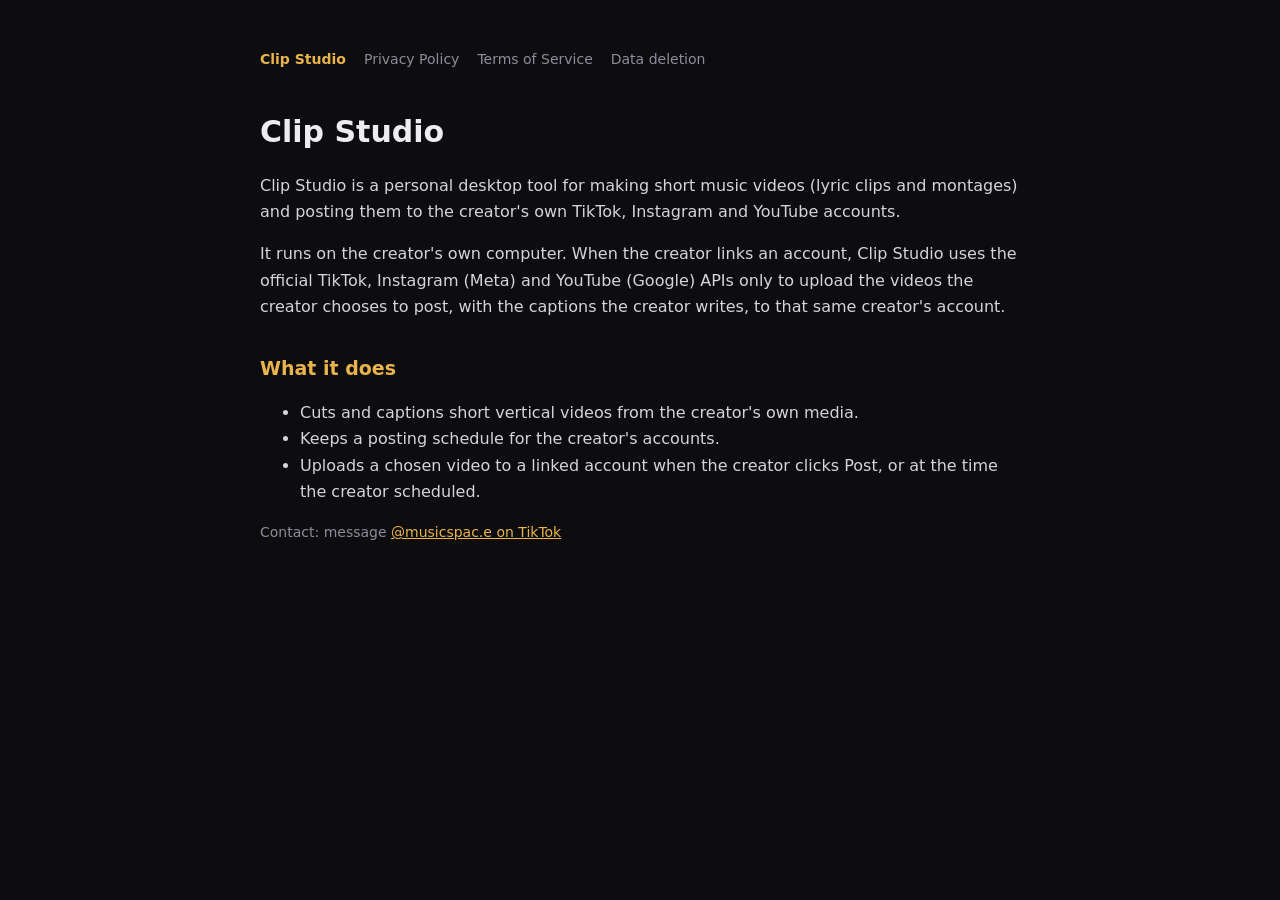
<file: index.html>
<!DOCTYPE html>
<html lang="en">
<head>
<meta charset="utf-8">
<meta name="viewport" content="width=device-width, initial-scale=1">
<title>Clip Studio</title>
<link rel="stylesheet" href="style.css">
</head>
<body>
<main>
  <nav><a class="brand" href="index.html">Clip Studio</a><a href="privacy.html">Privacy Policy</a><a href="terms.html">Terms of Service</a><a href="data-deletion.html">Data deletion</a></nav>
  <h1>Clip Studio</h1>
  <p>Clip Studio is a personal desktop tool for making short music videos (lyric clips and montages) and posting them to the creator's own TikTok, Instagram and YouTube accounts.</p>
  <p>It runs on the creator's own computer. When the creator links an account, Clip Studio uses the official TikTok, Instagram (Meta) and YouTube (Google) APIs only to upload the videos the creator chooses to post, with the captions the creator writes, to that same creator's account.</p>
  <h2>What it does</h2>
  <ul>
    <li>Cuts and captions short vertical videos from the creator's own media.</li>
    <li>Keeps a posting schedule for the creator's accounts.</li>
    <li>Uploads a chosen video to a linked account when the creator clicks Post, or at the time the creator scheduled.</li>
  </ul>
  <p class="muted">Contact: message <a href="https://www.tiktok.com/@musicspac.e">@musicspac.e on TikTok</a></p>
</main>
</body>
</html>
</file>
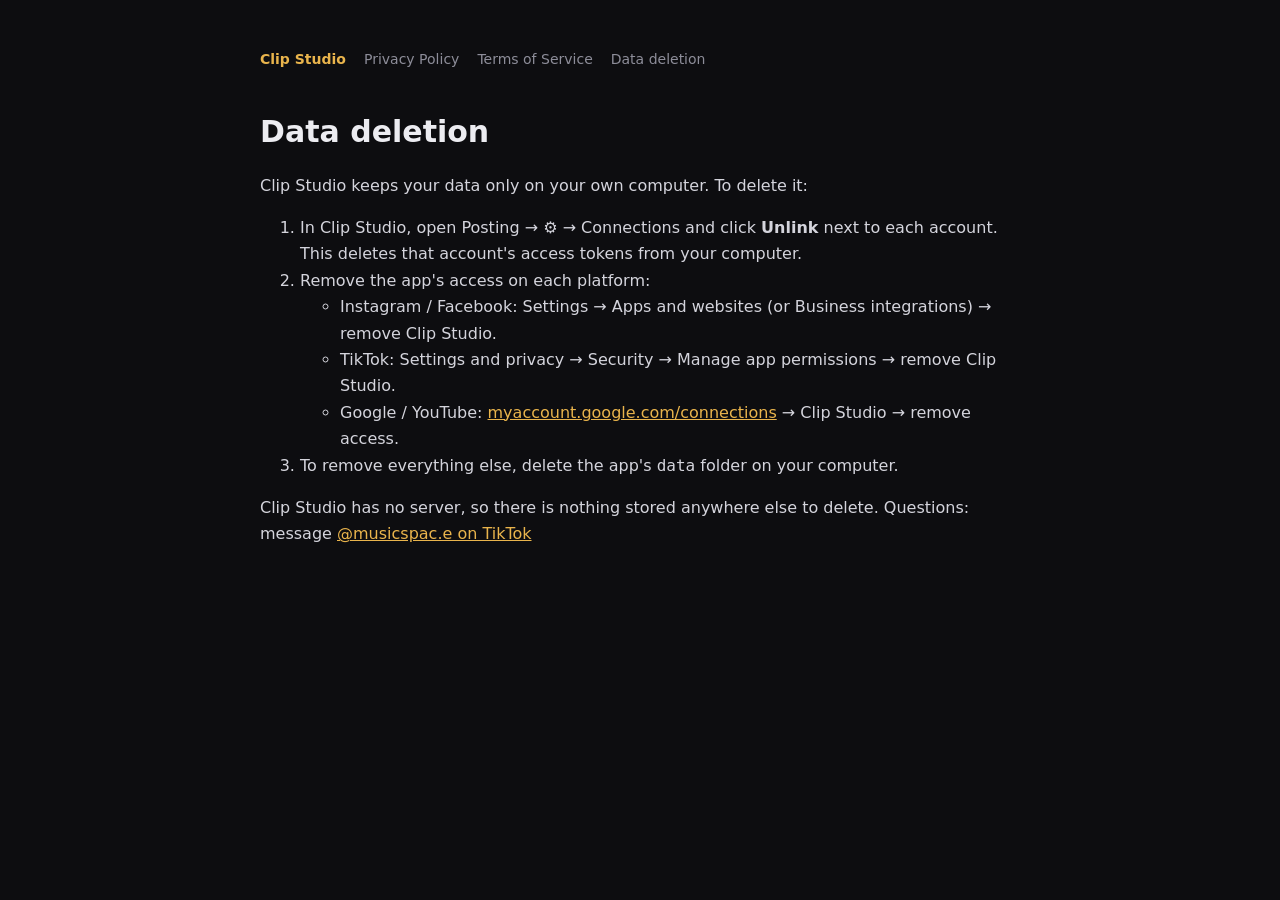
<file: data-deletion.html>
<!DOCTYPE html>
<html lang="en">
<head>
<meta charset="utf-8">
<meta name="viewport" content="width=device-width, initial-scale=1">
<title>Data deletion · Clip Studio</title>
<link rel="stylesheet" href="style.css">
</head>
<body>
<main>
  <nav><a class="brand" href="index.html">Clip Studio</a><a href="privacy.html">Privacy Policy</a><a href="terms.html">Terms of Service</a><a href="data-deletion.html">Data deletion</a></nav>
  <h1>Data deletion</h1>
  <p>Clip Studio keeps your data only on your own computer. To delete it:</p>
  <ol>
    <li>In Clip Studio, open Posting → ⚙ → Connections and click <b>Unlink</b> next to each account. This deletes that account's access tokens from your computer.</li>
    <li>Remove the app's access on each platform:
      <ul>
        <li>Instagram / Facebook: Settings → Apps and websites (or Business integrations) → remove Clip Studio.</li>
        <li>TikTok: Settings and privacy → Security → Manage app permissions → remove Clip Studio.</li>
        <li>Google / YouTube: <a href="https://myaccount.google.com/connections">myaccount.google.com/connections</a> → Clip Studio → remove access.</li>
      </ul>
    </li>
    <li>To remove everything else, delete the app's <code>data</code> folder on your computer.</li>
  </ol>
  <p>Clip Studio has no server, so there is nothing stored anywhere else to delete. Questions: message <a href="https://www.tiktok.com/@musicspac.e">@musicspac.e on TikTok</a></p>
</main>
</body>
</html>
</file>
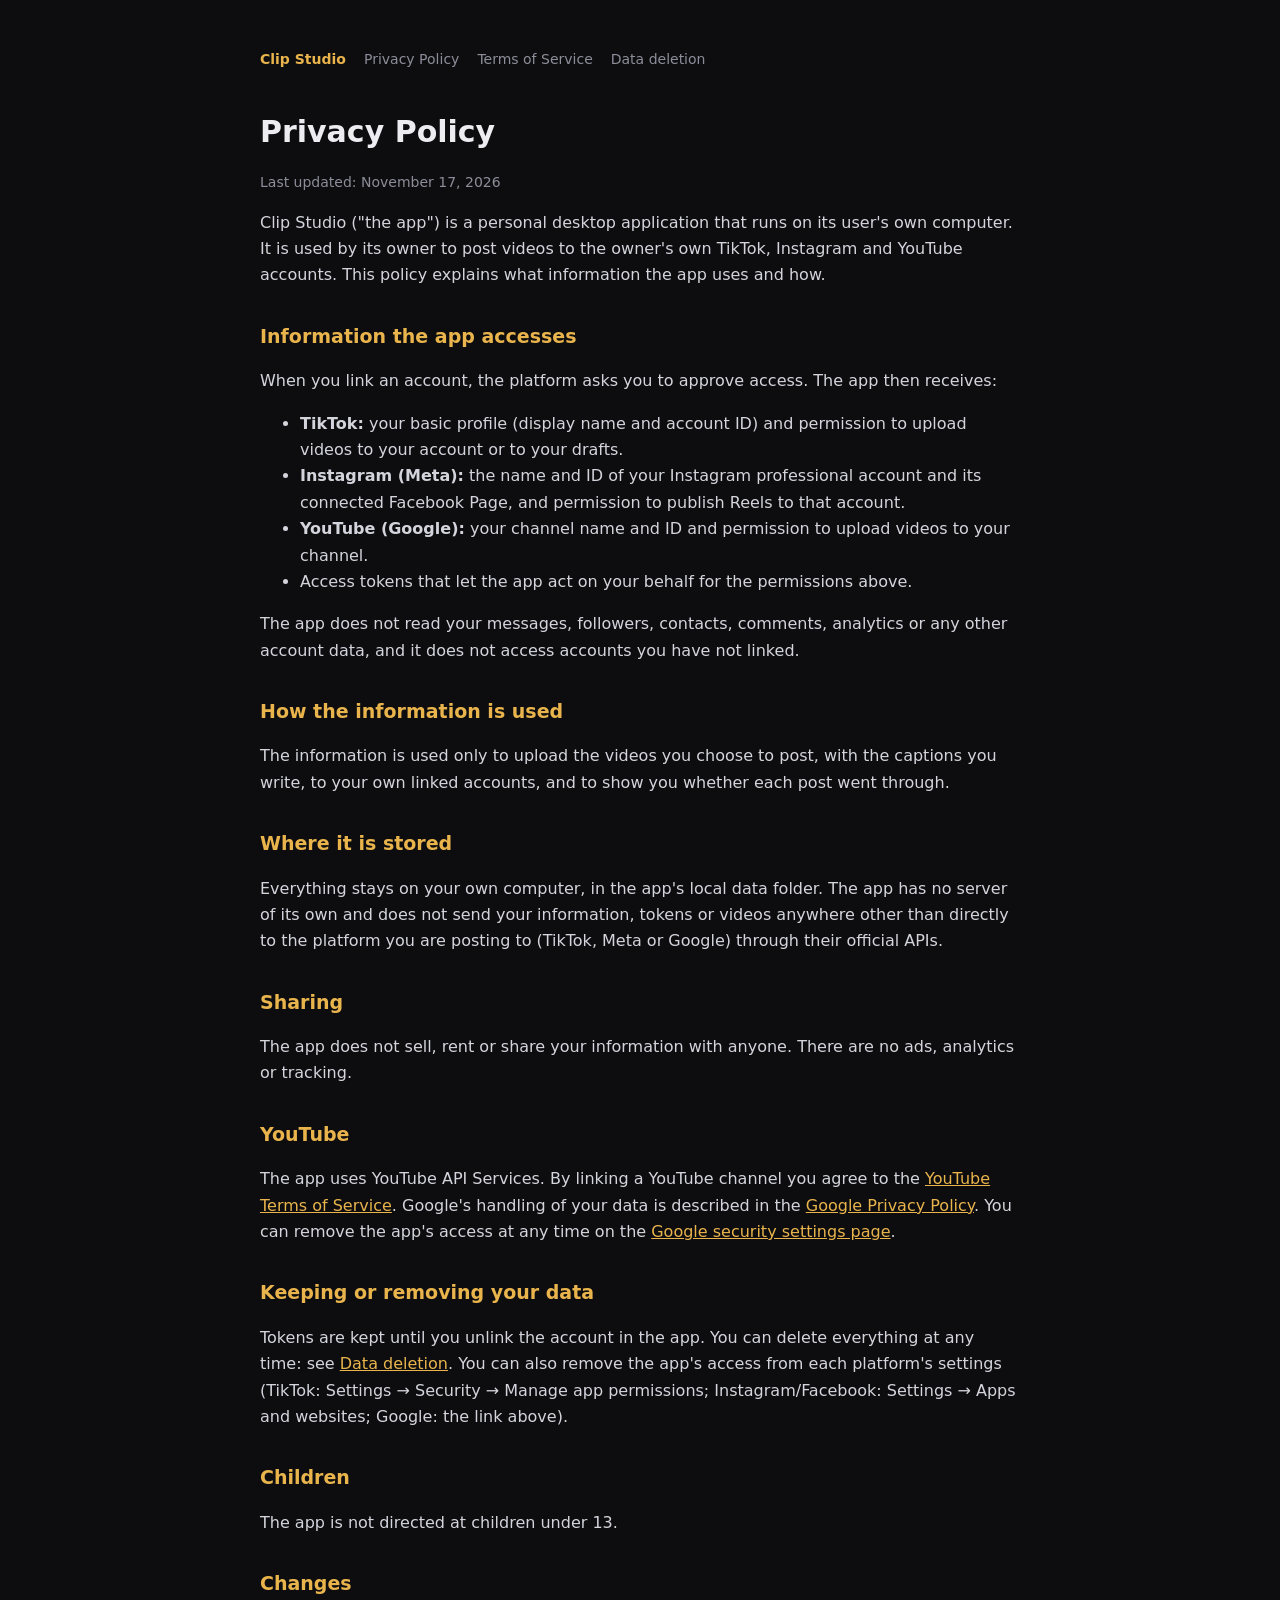
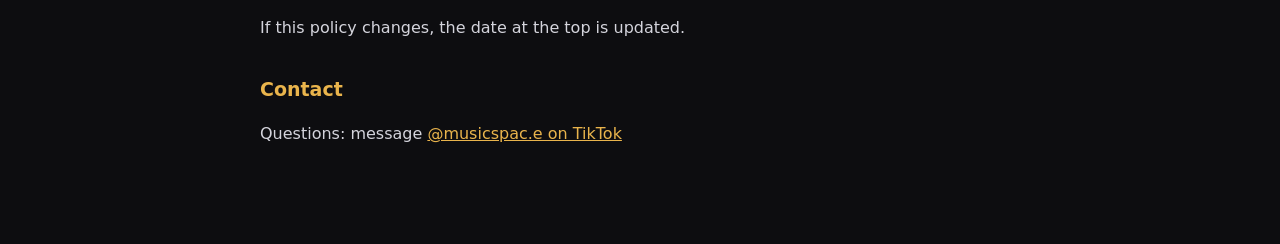
<file: privacy.html>
<!DOCTYPE html>
<html lang="en">
<head>
<meta charset="utf-8">
<meta name="viewport" content="width=device-width, initial-scale=1">
<title>Privacy Policy · Clip Studio</title>
<link rel="stylesheet" href="style.css">
</head>
<body>
<main>
  <nav><a class="brand" href="index.html">Clip Studio</a><a href="privacy.html">Privacy Policy</a><a href="terms.html">Terms of Service</a><a href="data-deletion.html">Data deletion</a></nav>
  <h1>Privacy Policy</h1>
  <p class="muted">Last updated: November 17, 2026</p>

  <p>Clip Studio ("the app") is a personal desktop application that runs on its user's own computer. It is used by its owner to post videos to the owner's own TikTok, Instagram and YouTube accounts. This policy explains what information the app uses and how.</p>

  <h2>Information the app accesses</h2>
  <p>When you link an account, the platform asks you to approve access. The app then receives:</p>
  <ul>
    <li><b>TikTok:</b> your basic profile (display name and account ID) and permission to upload videos to your account or to your drafts.</li>
    <li><b>Instagram (Meta):</b> the name and ID of your Instagram professional account and its connected Facebook Page, and permission to publish Reels to that account.</li>
    <li><b>YouTube (Google):</b> your channel name and ID and permission to upload videos to your channel.</li>
    <li>Access tokens that let the app act on your behalf for the permissions above.</li>
  </ul>
  <p>The app does not read your messages, followers, contacts, comments, analytics or any other account data, and it does not access accounts you have not linked.</p>

  <h2>How the information is used</h2>
  <p>The information is used only to upload the videos you choose to post, with the captions you write, to your own linked accounts, and to show you whether each post went through.</p>

  <h2>Where it is stored</h2>
  <p>Everything stays on your own computer, in the app's local data folder. The app has no server of its own and does not send your information, tokens or videos anywhere other than directly to the platform you are posting to (TikTok, Meta or Google) through their official APIs.</p>

  <h2>Sharing</h2>
  <p>The app does not sell, rent or share your information with anyone. There are no ads, analytics or tracking.</p>

  <h2>YouTube</h2>
  <p>The app uses YouTube API Services. By linking a YouTube channel you agree to the <a href="https://www.youtube.com/t/terms">YouTube Terms of Service</a>. Google's handling of your data is described in the <a href="https://policies.google.com/privacy">Google Privacy Policy</a>. You can remove the app's access at any time on the <a href="https://myaccount.google.com/connections">Google security settings page</a>.</p>

  <h2>Keeping or removing your data</h2>
  <p>Tokens are kept until you unlink the account in the app. You can delete everything at any time: see <a href="data-deletion.html">Data deletion</a>. You can also remove the app's access from each platform's settings (TikTok: Settings → Security → Manage app permissions; Instagram/Facebook: Settings → Apps and websites; Google: the link above).</p>

  <h2>Children</h2>
  <p>The app is not directed at children under 13.</p>

  <h2>Changes</h2>
  <p>If this policy changes, the date at the top is updated.</p>

  <h2>Contact</h2>
  <p>Questions: message <a href="https://www.tiktok.com/@musicspac.e">@musicspac.e on TikTok</a></p>
</main>
</body>
</html>
</file>
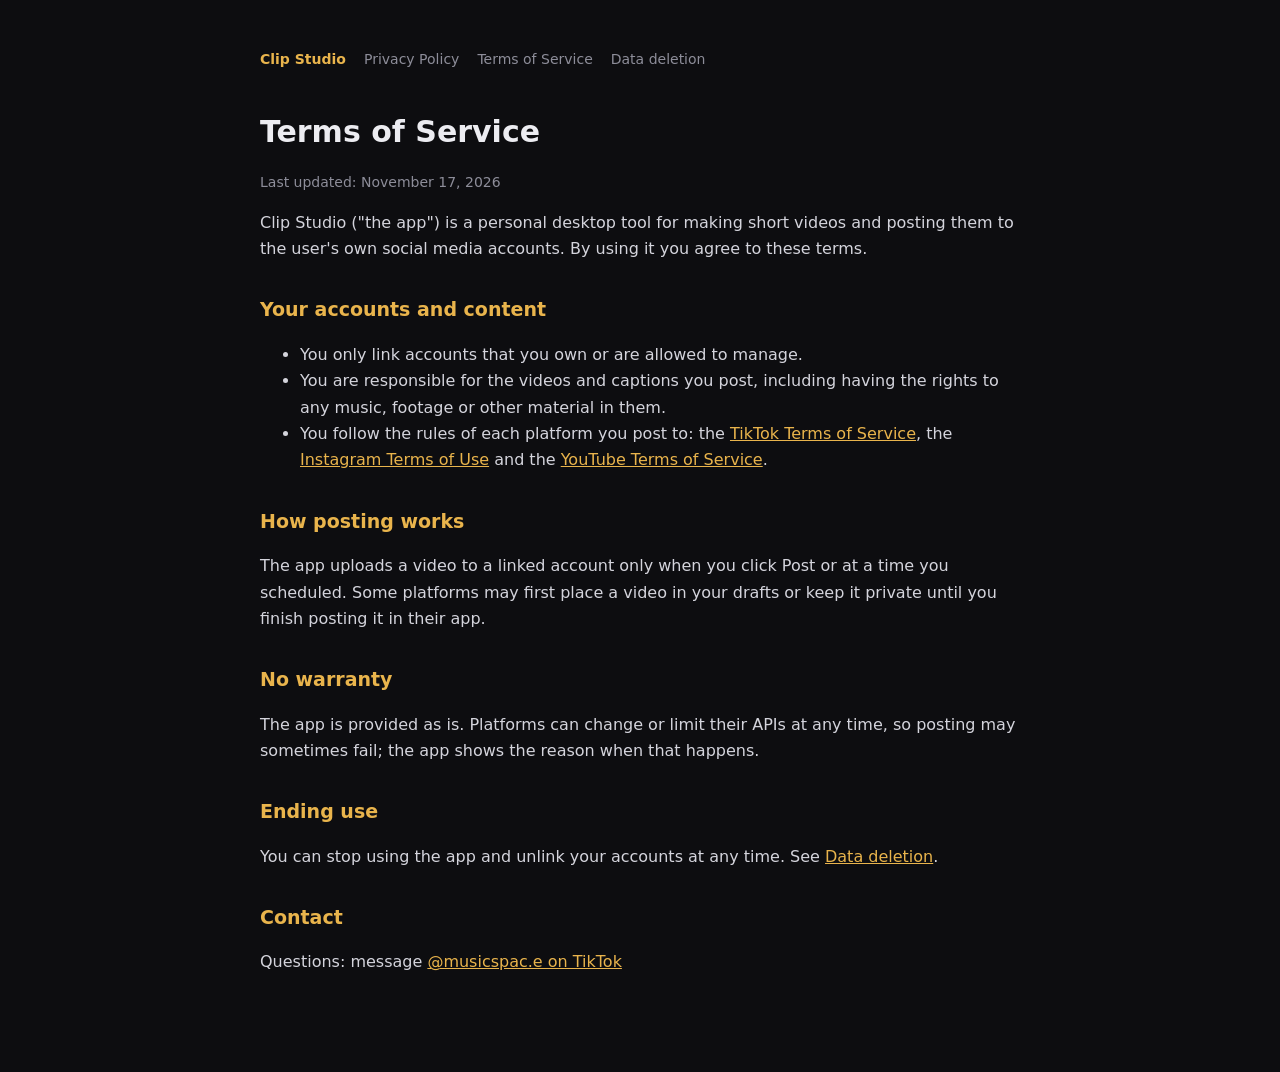
<file: terms.html>
<!DOCTYPE html>
<html lang="en">
<head>
<meta charset="utf-8">
<meta name="viewport" content="width=device-width, initial-scale=1">
<title>Terms of Service · Clip Studio</title>
<link rel="stylesheet" href="style.css">
</head>
<body>
<main>
  <nav><a class="brand" href="index.html">Clip Studio</a><a href="privacy.html">Privacy Policy</a><a href="terms.html">Terms of Service</a><a href="data-deletion.html">Data deletion</a></nav>
  <h1>Terms of Service</h1>
  <p class="muted">Last updated: November 17, 2026</p>

  <p>Clip Studio ("the app") is a personal desktop tool for making short videos and posting them to the user's own social media accounts. By using it you agree to these terms.</p>

  <h2>Your accounts and content</h2>
  <ul>
    <li>You only link accounts that you own or are allowed to manage.</li>
    <li>You are responsible for the videos and captions you post, including having the rights to any music, footage or other material in them.</li>
    <li>You follow the rules of each platform you post to: the <a href="https://www.tiktok.com/legal/terms-of-service">TikTok Terms of Service</a>, the <a href="https://help.instagram.com/581066165581870">Instagram Terms of Use</a> and the <a href="https://www.youtube.com/t/terms">YouTube Terms of Service</a>.</li>
  </ul>

  <h2>How posting works</h2>
  <p>The app uploads a video to a linked account only when you click Post or at a time you scheduled. Some platforms may first place a video in your drafts or keep it private until you finish posting it in their app.</p>

  <h2>No warranty</h2>
  <p>The app is provided as is. Platforms can change or limit their APIs at any time, so posting may sometimes fail; the app shows the reason when that happens.</p>

  <h2>Ending use</h2>
  <p>You can stop using the app and unlink your accounts at any time. See <a href="data-deletion.html">Data deletion</a>.</p>

  <h2>Contact</h2>
  <p>Questions: message <a href="https://www.tiktok.com/@musicspac.e">@musicspac.e on TikTok</a></p>
</main>
</body>
</html>
</file>
<file: style.css>
body { margin: 0; background: #0d0d10; color: #ececf1; font: 16px/1.65 -apple-system, system-ui, "Segoe UI", sans-serif; }
main { max-width: 760px; margin: 0 auto; padding: 48px 22px 80px; }
h1 { font-size: 30px; margin: 0 0 6px; }
h2 { font-size: 19px; margin: 32px 0 8px; color: #e9b44c; }
p, li { color: #d4d4dc; }
a { color: #e9b44c; }
.muted { color: #8d8d99; font-size: 14px; }
nav { display: flex; gap: 18px; margin-bottom: 36px; font-size: 14px; }
nav a { color: #8d8d99; text-decoration: none; } nav a:hover { color: #ececf1; }
.brand { font-weight: 700; color: #e9b44c !important; }
</file>
